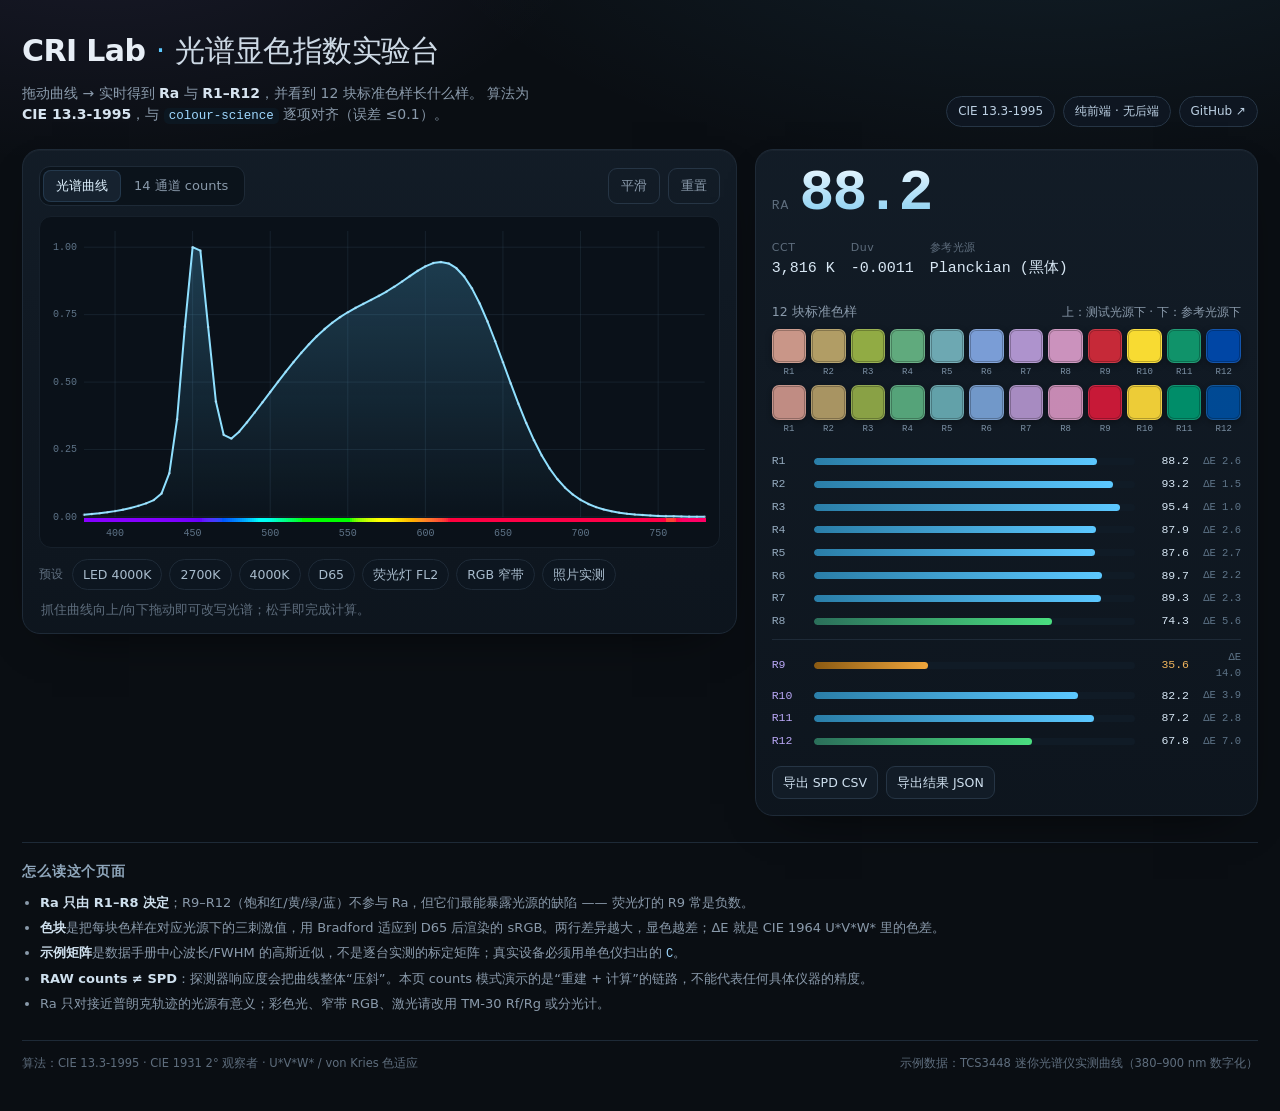
<file: index.html>
<!doctype html>
<html lang="zh-CN">
<head>
<meta charset="utf-8">
<meta name="viewport" content="width=device-width, initial-scale=1">
<title>CRI Lab · 光谱显色指数在线实验台</title>
<meta name="description" content="拖动光谱曲线或调整 14 通道计数，实时计算 CIE 13.3-1995 显色指数 Ra 与 R1–R12，并查看 12 块标准色样在测试/参考光源下的颜色。">
<link rel="icon" href="data:image/svg+xml,<svg xmlns='http://www.w3.org/2000/svg' viewBox='0 0 100 100'><text y='.9em' font-size='90'>🌈</text></svg>">
<link rel="stylesheet" href="style.css">
</head>
<body>
<div class="wrap">

  <header class="hero">
    <div class="hero-text">
      <h1>CRI Lab<span class="dot">·</span><span class="thin">光谱显色指数实验台</span></h1>
      <p class="sub">拖动曲线 → 实时得到 <b>Ra</b> 与 <b>R1–R12</b>，并看到 12 块标准色样长什么样。
        算法为 <b class="nw">CIE 13.3-1995</b>，与 <code>colour-science</code> 逐项对齐（误差 ≤0.1）。</p>
    </div>
    <div class="hero-badges">
      <span class="badge">CIE 13.3-1995</span>
      <span class="badge">纯前端 · 无后端</span>
      <a class="badge link" href="https://github.com/Dakai/cri-demo" target="_blank" rel="noopener">GitHub ↗</a>
    </div>
  </header>

  <main class="grid">

    <!-- ================= 左：编辑器 ================= -->
    <section class="card editor">
      <div class="card-head">
        <div class="tabs" role="tablist">
          <button class="tab active" data-mode="spd" role="tab">光谱曲线</button>
          <button class="tab" data-mode="counts" role="tab">14 通道 counts</button>
        </div>
        <div class="head-actions">
          <button id="btn-smooth" class="btn ghost" title="对当前曲线做 3 点平滑">平滑</button>
          <button id="btn-reset" class="btn ghost" title="恢复默认光谱">重置</button>
        </div>
      </div>

      <div class="chart-wrap">
        <canvas id="chart" aria-label="光谱曲线，可拖动编辑"></canvas>
        <div id="hover-tip" class="hover-tip"></div>
      </div>

      <div class="presets">
        <span class="presets-label">预设</span>
        <button class="chip" data-preset="led">LED 4000K</button>
        <button class="chip" data-preset="2700">2700K</button>
        <button class="chip" data-preset="4000">4000K</button>
        <button class="chip" data-preset="6500">D65</button>
        <button class="chip" data-preset="fl2">荧光灯 FL2</button>
        <button class="chip" data-preset="rgb">RGB 窄带</button>
        <button class="chip" data-preset="photo">照片实测</button>
      </div>

      <p class="hint" id="hint">抓住曲线向上/向下拖动即可改写光谱；松手即完成计算。</p>

      <div id="counts-panel" class="counts-panel" hidden>
        <div class="counts-head">
          <span>13 路光谱通道（示例矩阵：按数据手册峰值 / FWHM 生成的高斯模型）</span>
          <span class="pill" id="residual-pill">重建残差 —</span>
        </div>
        <div id="sliders" class="sliders"></div>
        <div class="counts-foot">
          <span class="muted">改变任一计数都会重新解 <code>min‖C·w − n‖² + λ‖D₂·Mᵀw‖², w ≥ 0</code></span>
          <button id="btn-to-spd" class="btn small">把重建结果送入曲线编辑器</button>
        </div>
      </div>
    </section>

    <!-- ================= 右：结果 ================= -->
    <section class="card results">
      <div class="ra-block">
        <div class="ra-main">
          <span class="ra-label">Ra</span>
          <span class="ra-value" id="ra">—</span>
        </div>
        <div class="ra-meta">
          <div><span class="k">CCT</span><span class="v" id="cct">—</span></div>
          <div><span class="k">Duv</span><span class="v" id="duv">—</span></div>
          <div><span class="k">参考光源</span><span class="v" id="refkind">—</span></div>
        </div>
      </div>
      <div id="duv-warn" class="warn" hidden>
        |Duv| &gt; 0.0054：已偏离普朗克轨迹，CIE 认为此时 Ra 不适用。
      </div>

      <div class="swatches">
        <div class="sw-head">
          <span>12 块标准色样</span>
          <span class="muted small">上：测试光源下 · 下：参考光源下</span>
        </div>
        <div class="sw-grid" id="sw-test"></div>
        <div class="sw-grid ref" id="sw-ref"></div>
      </div>

      <div class="rlist" id="rlist"></div>

      <div class="exports">
        <button class="btn small" id="btn-csv">导出 SPD CSV</button>
        <button class="btn small" id="btn-json">导出结果 JSON</button>
      </div>
    </section>
  </main>

  <section class="notes">
    <h2>怎么读这个页面</h2>
    <ul>
      <li><b>Ra 只由 R1–R8 决定</b>；R9–R12（饱和红/黄/绿/蓝）不参与 Ra，但它们最能暴露光源的缺陷 —— 荧光灯的 R9 常是负数。</li>
      <li><b>色块</b>是把每块色样在对应光源下的三刺激值，用 Bradford 适应到 D65 后渲染的 sRGB。两行差异越大，显色越差；ΔE 就是 CIE 1964 U*V*W* 里的色差。</li>
      <li><b>示例矩阵</b>是数据手册中心波长/FWHM 的高斯近似，不是逐台实测的标定矩阵；真实设备必须用单色仪扫出的 <code>C</code>。</li>
      <li><b>RAW counts ≠ SPD</b>：探测器响应度会把曲线整体“压斜”。本页 counts 模式演示的是“重建 + 计算”的链路，不能代表任何具体仪器的精度。</li>
      <li>Ra 只对接近普朗克轨迹的光源有意义；彩色光、窄带 RGB、激光请改用 TM-30 Rf/Rg 或分光计。</li>
    </ul>
  </section>

  <footer class="foot">
    <span>算法：CIE 13.3-1995 · CIE 1931 2° 观察者 · U*V*W* / von Kries 色适应</span>
    <span>示例数据：TCS3448 迷你光谱仪实测曲线（380–900 nm 数字化）</span>
  </footer>
</div>

<script src="data.js"></script>
<script src="cri.js"></script>
<script src="app.js"></script>
</body>
</html>
</file>
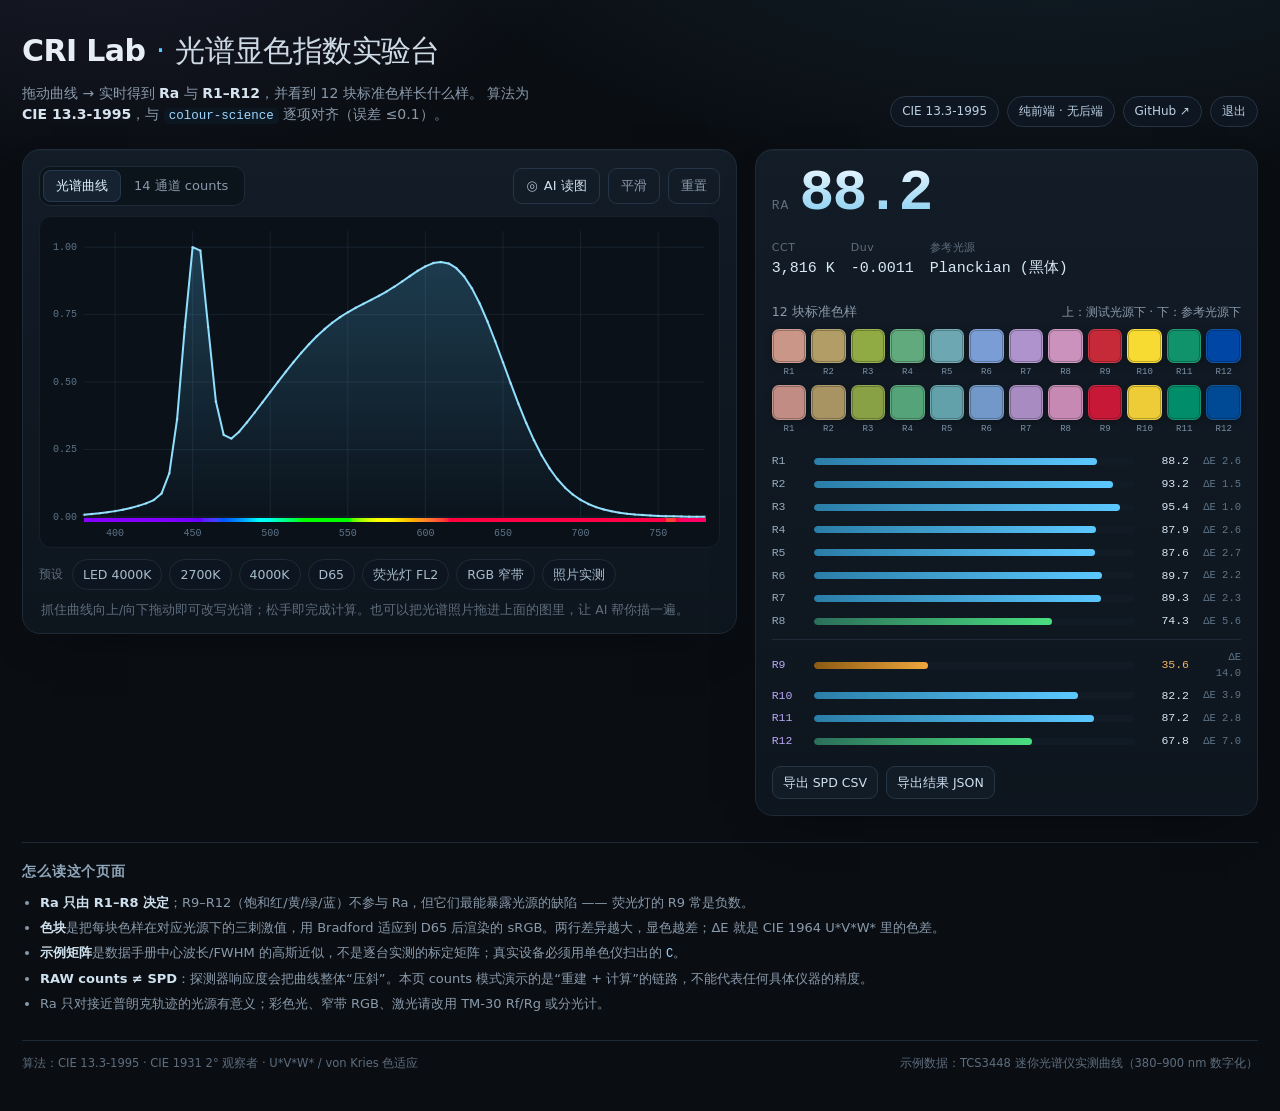
<file: public/index.html>
<!doctype html>
<html lang="zh-CN">
<head>
<meta charset="utf-8">
<meta name="viewport" content="width=device-width, initial-scale=1">
<title>CRI Lab · 光谱显色指数在线实验台</title>
<meta name="description" content="拖动光谱曲线或调整 14 通道计数，实时计算 CIE 13.3-1995 显色指数 Ra 与 R1–R12，并查看 12 块标准色样在测试/参考光源下的颜色。">
<link rel="icon" href="data:image/svg+xml,<svg xmlns='http://www.w3.org/2000/svg' viewBox='0 0 100 100'><text y='.9em' font-size='90'>🌈</text></svg>">
<link rel="stylesheet" href="style.css">
</head>
<body>
<div class="wrap">

  <header class="hero">
    <div class="hero-text">
      <h1>CRI Lab<span class="dot">·</span><span class="thin">光谱显色指数实验台</span></h1>
      <p class="sub">拖动曲线 → 实时得到 <b>Ra</b> 与 <b>R1–R12</b>，并看到 12 块标准色样长什么样。
        算法为 <b class="nw">CIE 13.3-1995</b>，与 <code>colour-science</code> 逐项对齐（误差 ≤0.1）。</p>
    </div>
    <div class="hero-badges">
      <span class="badge">CIE 13.3-1995</span>
      <span class="badge">纯前端 · 无后端</span>
      <a class="badge link" href="https://github.com/Dakai/cri-demo" target="_blank" rel="noopener">GitHub ↗</a>
      <a class="badge link" href="#" id="logout">退出</a>
    </div>
  </header>

  <main class="grid">

    <!-- ================= 左：编辑器 ================= -->
    <section class="card editor">
      <div class="card-head">
        <div class="tabs" role="tablist">
          <button class="tab active" data-mode="spd" role="tab">光谱曲线</button>
          <button class="tab" data-mode="counts" role="tab">14 通道 counts</button>
        </div>
        <div class="head-actions">
          <button id="btn-ocr" class="btn" title="上传一张光谱照片，交给 magpie 视觉模型解析成曲线">
            <span class="ocr-ico">◎</span> AI 读图
          </button>
          <input id="file" type="file" accept="image/png,image/jpeg,image/webp,image/gif,image/bmp" hidden>
          <button id="btn-smooth" class="btn ghost" title="对当前曲线做 3 点平滑">平滑</button>
          <button id="btn-reset" class="btn ghost" title="恢复默认光谱">重置</button>
        </div>
      </div>

      <div class="chart-wrap">
        <canvas id="chart" aria-label="光谱曲线，可拖动编辑"></canvas>
        <div id="hover-tip" class="hover-tip"></div>
      </div>

      <div class="presets">
        <span class="presets-label">预设</span>
        <button class="chip" data-preset="led">LED 4000K</button>
        <button class="chip" data-preset="2700">2700K</button>
        <button class="chip" data-preset="4000">4000K</button>
        <button class="chip" data-preset="6500">D65</button>
        <button class="chip" data-preset="fl2">荧光灯 FL2</button>
        <button class="chip" data-preset="rgb">RGB 窄带</button>
        <button class="chip" data-preset="photo">照片实测</button>
      </div>

      <p class="hint" id="hint">抓住曲线向上/向下拖动即可改写光谱；松手即完成计算。也可以把光谱照片拖进上面的图里，让 AI 帮你描一遍。</p>

      <div id="counts-panel" class="counts-panel" hidden>
        <div class="counts-head">
          <span>13 路光谱通道（示例矩阵：按数据手册峰值 / FWHM 生成的高斯模型）</span>
          <span class="pill" id="residual-pill">重建残差 —</span>
        </div>
        <div id="sliders" class="sliders"></div>
        <div class="counts-foot">
          <span class="muted">改变任一计数都会重新解 <code>min‖C·w − n‖² + λ‖D₂·Mᵀw‖², w ≥ 0</code></span>
          <button id="btn-to-spd" class="btn small">把重建结果送入曲线编辑器</button>
        </div>
      </div>
    </section>

    <!-- ================= 右：结果 ================= -->
    <section class="card results">
      <div class="ra-block">
        <div class="ra-main">
          <span class="ra-label">Ra</span>
          <span class="ra-value" id="ra">—</span>
        </div>
        <div class="ra-meta">
          <div><span class="k">CCT</span><span class="v" id="cct">—</span></div>
          <div><span class="k">Duv</span><span class="v" id="duv">—</span></div>
          <div><span class="k">参考光源</span><span class="v" id="refkind">—</span></div>
        </div>
      </div>
      <div id="duv-warn" class="warn" hidden>
        |Duv| &gt; 0.0054：已偏离普朗克轨迹，CIE 认为此时 Ra 不适用。
      </div>

      <div class="swatches">
        <div class="sw-head">
          <span>12 块标准色样</span>
          <span class="muted small">上：测试光源下 · 下：参考光源下</span>
        </div>
        <div class="sw-grid" id="sw-test"></div>
        <div class="sw-grid ref" id="sw-ref"></div>
      </div>

      <div class="rlist" id="rlist"></div>

      <div class="exports">
        <button class="btn small" id="btn-csv">导出 SPD CSV</button>
        <button class="btn small" id="btn-json">导出结果 JSON</button>
      </div>
    </section>
  </main>

  <section class="notes">
    <h2>怎么读这个页面</h2>
    <ul>
      <li><b>Ra 只由 R1–R8 决定</b>；R9–R12（饱和红/黄/绿/蓝）不参与 Ra，但它们最能暴露光源的缺陷 —— 荧光灯的 R9 常是负数。</li>
      <li><b>色块</b>是把每块色样在对应光源下的三刺激值，用 Bradford 适应到 D65 后渲染的 sRGB。两行差异越大，显色越差；ΔE 就是 CIE 1964 U*V*W* 里的色差。</li>
      <li><b>示例矩阵</b>是数据手册中心波长/FWHM 的高斯近似，不是逐台实测的标定矩阵；真实设备必须用单色仪扫出的 <code>C</code>。</li>
      <li><b>RAW counts ≠ SPD</b>：探测器响应度会把曲线整体“压斜”。本页 counts 模式演示的是“重建 + 计算”的链路，不能代表任何具体仪器的精度。</li>
      <li>Ra 只对接近普朗克轨迹的光源有意义；彩色光、窄带 RGB、激光请改用 TM-30 Rf/Rg 或分光计。</li>
    </ul>
  </section>

  <footer class="foot">
    <span>算法：CIE 13.3-1995 · CIE 1931 2° 观察者 · U*V*W* / von Kries 色适应</span>
    <span>示例数据：TCS3448 迷你光谱仪实测曲线（380–900 nm 数字化）</span>
  </footer>
</div>

<script src="data.js"></script>
<script src="cri.js"></script>
<script src="app.js"></script>
</body>
</html>
</file>
<file: style.css>
:root{
  --bg:#0a0e13;
  --bg2:#0d131a;
  --panel:#111923;
  --panel2:#0f1620;
  --line:#1e2a37;
  --line2:#263545;
  --text:#e7eef6;
  --muted:#8a9aab;
  --dim:#5e6d7d;
  --accent:#5cc8ff;
  --accent2:#a78bfa;
  --ok:#4ade80;
  --warn:#fbbf24;
  --bad:#f87171;
  --mono: ui-monospace, "SF Mono", "JetBrains Mono", Menlo, Consolas, monospace;
}

*{box-sizing:border-box}
html,body{margin:0;padding:0}
body{
  background:
    radial-gradient(1100px 520px at 82% -12%, rgba(92,200,255,.10), transparent 60%),
    radial-gradient(900px 460px at 8% -8%, rgba(167,139,250,.10), transparent 55%),
    var(--bg);
  color:var(--text);
  font:15px/1.55 ui-sans-serif, system-ui, -apple-system, "Segoe UI", "Noto Sans CJK SC", "PingFang SC", "Microsoft YaHei", sans-serif;
  -webkit-font-smoothing:antialiased;
}
.wrap{max-width:1280px;margin:0 auto;padding:28px 22px 40px}

/* ---------- hero ---------- */
.hero{display:flex;gap:24px;align-items:flex-end;justify-content:space-between;flex-wrap:wrap;margin-bottom:22px}
.hero h1{margin:0;font-size:30px;letter-spacing:-.02em;font-weight:700}
.hero h1 .dot{color:var(--accent);margin:0 .35em;font-weight:400}
.hero h1 .thin{font-weight:400;color:#cdd9e5}
.sub{margin:.5rem 0 0;max-width:64ch;color:var(--muted);font-size:14px}
.sub b{color:#d7e4f0;font-weight:600}
.sub code{font-family:var(--mono);font-size:12.5px;color:#9fd8ff;background:#0c1721;padding:1px 5px;border-radius:5px}
.hero-badges{display:flex;gap:8px;flex-wrap:wrap}
.badge{font-size:12px;color:#bcd0e3;border:1px solid var(--line2);background:#0e1621;border-radius:999px;padding:5px 11px;text-decoration:none;white-space:nowrap}
.badge.link:hover{border-color:var(--accent);color:#dff2ff}

/* ---------- layout ---------- */
.grid{display:grid;grid-template-columns:minmax(0,1.42fr) minmax(340px,1fr);gap:18px;align-items:start}
@media (max-width:1040px){.grid{grid-template-columns:1fr}}

.card{
  background:linear-gradient(180deg, rgba(19,28,39,.96), rgba(14,21,30,.96));
  border:1px solid var(--line);
  border-radius:18px;
  padding:16px 16px 14px;
  box-shadow:0 18px 50px -30px rgba(0,0,0,.9), inset 0 1px 0 rgba(255,255,255,.03);
}

/* ---------- editor ---------- */
.card-head{display:flex;justify-content:space-between;align-items:center;gap:10px;margin-bottom:10px;flex-wrap:wrap}
.tabs{display:inline-flex;background:#0b131b;border:1px solid var(--line);border-radius:11px;padding:3px}
.tab{appearance:none;border:0;background:transparent;color:var(--muted);font:inherit;font-size:13px;padding:6px 13px;border-radius:8px;cursor:pointer}
.tab.active{background:#16222f;color:#dff2ff;box-shadow:inset 0 0 0 1px #24394d}
.head-actions{display:flex;gap:8px}

.btn{appearance:none;border:1px solid var(--line2);background:#121c27;color:#cfe0ef;font:inherit;font-size:13px;padding:7px 12px;border-radius:9px;cursor:pointer;transition:.15s}
.btn:hover{border-color:#38536b;background:#16222f;color:#eaf6ff}
.btn.ghost{background:transparent;color:var(--muted)}
.btn.ghost:hover{color:#dff2ff}
.btn.small{font-size:12.5px;padding:6px 10px}

.chart-wrap{position:relative;border-radius:12px;overflow:hidden;background:#0a1119;border:1px solid #16202b}
canvas#chart{display:block;width:100%;height:330px;touch-action:none;cursor:crosshair}
.hover-tip{position:absolute;pointer-events:none;font-family:var(--mono);font-size:11.5px;color:#cfe6f8;
  background:rgba(8,14,20,.92);border:1px solid #2a3d50;border-radius:7px;padding:3px 7px;transform:translate(-50%,-135%);
  opacity:0;transition:opacity .12s;white-space:nowrap}
.hover-tip.on{opacity:1}

.presets{display:flex;gap:7px;align-items:center;flex-wrap:wrap;margin-top:11px}
.presets-label{font-size:12px;color:var(--dim);margin-right:2px}
.chip{appearance:none;border:1px solid var(--line);background:#0d1620;color:#a9bccd;font:inherit;font-size:12.5px;padding:5px 10px;border-radius:999px;cursor:pointer}
.chip:hover{border-color:#365069;color:#e2f2ff;background:#111d29}

.hint{margin:10px 2px 0;font-size:12.5px;color:var(--dim)}

/* ---------- counts ---------- */
.counts-panel{margin-top:12px;border-top:1px dashed var(--line);padding-top:12px}
.counts-head{display:flex;justify-content:space-between;gap:10px;align-items:center;font-size:12.5px;color:var(--muted);margin-bottom:10px;flex-wrap:wrap}
.pill{font-family:var(--mono);font-size:11.5px;border:1px solid #24405a;background:#0b1824;color:#9fd8ff;border-radius:999px;padding:3px 9px}
.pill.warn{border-color:#5a4622;background:#1d1708;color:var(--warn)}
.sliders{display:grid;grid-template-columns:1fr 1fr;gap:8px 18px}
@media (max-width:640px){.sliders{grid-template-columns:1fr}}
.slider{display:grid;grid-template-columns:38px 1fr 52px;align-items:center;gap:9px}
.slider label{font-family:var(--mono);font-size:12px;color:#9db3c6}
.slider output{font-family:var(--mono);font-size:11.5px;color:var(--dim);text-align:right}
input[type=range]{-webkit-appearance:none;appearance:none;width:100%;height:18px;background:transparent;cursor:pointer}
input[type=range]::-webkit-slider-runnable-track{height:4px;border-radius:3px;background:linear-gradient(90deg,#1d3b52,#2b5570)}
input[type=range]::-webkit-slider-thumb{-webkit-appearance:none;width:13px;height:13px;border-radius:50%;background:#8fe0ff;border:0;margin-top:-4.5px;box-shadow:0 0 0 3px rgba(92,200,255,.16)}
input[type=range]::-moz-range-track{height:4px;border-radius:3px;background:#2b5570}
input[type=range]::-moz-range-thumb{width:13px;height:13px;border:0;border-radius:50%;background:#8fe0ff}
.counts-foot{display:flex;justify-content:space-between;align-items:center;gap:12px;margin-top:11px;flex-wrap:wrap}
.muted{color:var(--muted)}
.small{font-size:12px}
.counts-foot code{font-family:var(--mono);font-size:11.5px;color:#8fb6d4}

/* ---------- results ---------- */
.results{padding-bottom:16px}
.ra-block{display:flex;gap:18px;align-items:flex-end;justify-content:space-between;flex-wrap:wrap}
.ra-main{display:flex;align-items:baseline;gap:10px}
.ra-label{font-family:var(--mono);font-size:13px;color:var(--dim);letter-spacing:.08em;text-transform:uppercase}
.ra-value{font-family:var(--mono);font-size:58px;line-height:.95;font-weight:600;letter-spacing:-.03em;
  background:linear-gradient(180deg,#eaf7ff,#7fcbf0);-webkit-background-clip:text;background-clip:text;color:transparent}
.ra-value.low{background:linear-gradient(180deg,#ffe6b0,#f0a63c);-webkit-background-clip:text;background-clip:text}
.ra-value.bad{background:linear-gradient(180deg,#ffd3d3,#e05c5c);-webkit-background-clip:text;background-clip:text}
.ra-meta{display:flex;gap:16px;flex-wrap:wrap;padding-bottom:6px}
.ra-meta .k{display:block;font-size:11px;color:var(--dim);letter-spacing:.05em}
.ra-meta .v{font-family:var(--mono);font-size:15px;color:#d9e8f5}

.warn{margin:12px 0 0;font-size:12.5px;color:#ffd08a;background:rgba(251,191,36,.08);border:1px solid rgba(251,191,36,.28);
  border-radius:9px;padding:7px 10px}

.swatches{margin-top:16px}
.sw-head{display:flex;justify-content:space-between;align-items:baseline;font-size:12.5px;color:var(--muted);margin-bottom:7px}
.sw-grid{display:grid;grid-template-columns:repeat(12,1fr);gap:5px}
.sw-grid.ref{margin-top:5px}
@media (max-width:1040px){.sw-grid{grid-template-columns:repeat(12,1fr)}}
.swcell{display:flex;flex-direction:column;gap:3px}
.sw{position:relative;aspect-ratio:1/1;border-radius:7px;border:1px solid rgba(255,255,255,.08);
  box-shadow:inset 0 0 0 1px rgba(0,0,0,.25), 0 2px 6px rgba(0,0,0,.35)}
.sw-grid.ref .sw{opacity:.94}
.swlbl{font-family:var(--mono);font-size:9px;color:#7d92a6;text-align:center;letter-spacing:.01em}

.rlist{margin-top:16px;display:grid;gap:5px}
.rrow{display:grid;grid-template-columns:34px 1fr 46px 44px;align-items:center;gap:8px;font-family:var(--mono);font-size:11.5px}
.rrow .lbl{color:#93a9bd}
.rrow .bar{position:relative;height:7px;border-radius:4px;background:#101b26;overflow:hidden}
.rrow .bar i{position:absolute;inset:0 auto 0 0;width:0;border-radius:4px;background:linear-gradient(90deg,#2a7ea8,#5cc8ff)}
.rrow .val{text-align:right;color:#d6e6f4}
.rrow .de{text-align:right;color:#5e7488;font-size:10.5px}
.rrow.sep{height:1px;background:var(--line);margin:4px 0}
.rrow.special .lbl{color:#b9a7f5}

.exports{display:flex;gap:8px;margin-top:16px}

/* ---------- notes ---------- */
.notes{margin-top:26px;border-top:1px solid var(--line);padding-top:18px}
.notes h2{font-size:14px;letter-spacing:.06em;text-transform:uppercase;color:#8fa6bb;font-weight:600;margin:0 0 10px}
.notes ul{margin:0;padding-left:18px;color:var(--muted);font-size:13px}
.notes li{margin:5px 0}
.notes b{color:#cfe0ee;font-weight:600}
.notes code{font-family:var(--mono);font-size:12px;color:#9fd8ff}
.foot{display:flex;justify-content:space-between;gap:16px;flex-wrap:wrap;margin-top:26px;padding-top:14px;border-top:1px solid var(--line);color:var(--dim);font-size:11.5px}

.nw{white-space:nowrap}

@media (max-width:560px){
  .sw-grid{grid-template-columns:repeat(6,1fr);row-gap:9px}
  .swlbl{font-size:8.5px}
  .hero h1{font-size:24px}
  canvas#chart{height:260px}
}
</file>
<file: public/style.css>
:root{
  --bg:#0a0e13;
  --bg2:#0d131a;
  --panel:#111923;
  --panel2:#0f1620;
  --line:#1e2a37;
  --line2:#263545;
  --text:#e7eef6;
  --muted:#8a9aab;
  --dim:#5e6d7d;
  --accent:#5cc8ff;
  --accent2:#a78bfa;
  --ok:#4ade80;
  --warn:#fbbf24;
  --bad:#f87171;
  --mono: ui-monospace, "SF Mono", "JetBrains Mono", Menlo, Consolas, monospace;
}

*{box-sizing:border-box}
html,body{margin:0;padding:0}
body{
  background:
    radial-gradient(1100px 520px at 82% -12%, rgba(92,200,255,.10), transparent 60%),
    radial-gradient(900px 460px at 8% -8%, rgba(167,139,250,.10), transparent 55%),
    var(--bg);
  color:var(--text);
  font:15px/1.55 ui-sans-serif, system-ui, -apple-system, "Segoe UI", "Noto Sans CJK SC", "PingFang SC", "Microsoft YaHei", sans-serif;
  -webkit-font-smoothing:antialiased;
}
.wrap{max-width:1280px;margin:0 auto;padding:28px 22px 40px}

/* ---------- hero ---------- */
.hero{display:flex;gap:24px;align-items:flex-end;justify-content:space-between;flex-wrap:wrap;margin-bottom:22px}
.hero h1{margin:0;font-size:30px;letter-spacing:-.02em;font-weight:700}
.hero h1 .dot{color:var(--accent);margin:0 .35em;font-weight:400}
.hero h1 .thin{font-weight:400;color:#cdd9e5}
.sub{margin:.5rem 0 0;max-width:64ch;color:var(--muted);font-size:14px}
.sub b{color:#d7e4f0;font-weight:600}
.sub code{font-family:var(--mono);font-size:12.5px;color:#9fd8ff;background:#0c1721;padding:1px 5px;border-radius:5px}
.hero-badges{display:flex;gap:8px;flex-wrap:wrap}
.badge{font-size:12px;color:#bcd0e3;border:1px solid var(--line2);background:#0e1621;border-radius:999px;padding:5px 11px;text-decoration:none;white-space:nowrap}
.badge.link:hover{border-color:var(--accent);color:#dff2ff}

/* ---------- layout ---------- */
.grid{display:grid;grid-template-columns:minmax(0,1.42fr) minmax(340px,1fr);gap:18px;align-items:start}
@media (max-width:1040px){.grid{grid-template-columns:1fr}}

.card{
  background:linear-gradient(180deg, rgba(19,28,39,.96), rgba(14,21,30,.96));
  border:1px solid var(--line);
  border-radius:18px;
  padding:16px 16px 14px;
  box-shadow:0 18px 50px -30px rgba(0,0,0,.9), inset 0 1px 0 rgba(255,255,255,.03);
}

/* ---------- editor ---------- */
.card-head{display:flex;justify-content:space-between;align-items:center;gap:10px;margin-bottom:10px;flex-wrap:wrap}
.tabs{display:inline-flex;background:#0b131b;border:1px solid var(--line);border-radius:11px;padding:3px}
.tab{appearance:none;border:0;background:transparent;color:var(--muted);font:inherit;font-size:13px;padding:6px 13px;border-radius:8px;cursor:pointer}
.tab.active{background:#16222f;color:#dff2ff;box-shadow:inset 0 0 0 1px #24394d}
.head-actions{display:flex;gap:8px}

.btn{appearance:none;border:1px solid var(--line2);background:#121c27;color:#cfe0ef;font:inherit;font-size:13px;padding:7px 12px;border-radius:9px;cursor:pointer;transition:.15s}
.btn:hover{border-color:#38536b;background:#16222f;color:#eaf6ff}
.btn.ghost{background:transparent;color:var(--muted)}
.btn.ghost:hover{color:#dff2ff}
.btn.small{font-size:12.5px;padding:6px 10px}

.chart-wrap{position:relative;border-radius:12px;overflow:hidden;background:#0a1119;border:1px solid #16202b}
canvas#chart{display:block;width:100%;height:330px;touch-action:none;cursor:crosshair}
.hover-tip{position:absolute;pointer-events:none;font-family:var(--mono);font-size:11.5px;color:#cfe6f8;
  background:rgba(8,14,20,.92);border:1px solid #2a3d50;border-radius:7px;padding:3px 7px;transform:translate(-50%,-135%);
  opacity:0;transition:opacity .12s;white-space:nowrap}
.hover-tip.on{opacity:1}

.presets{display:flex;gap:7px;align-items:center;flex-wrap:wrap;margin-top:11px}
.presets-label{font-size:12px;color:var(--dim);margin-right:2px}
.chip{appearance:none;border:1px solid var(--line);background:#0d1620;color:#a9bccd;font:inherit;font-size:12.5px;padding:5px 10px;border-radius:999px;cursor:pointer}
.chip:hover{border-color:#365069;color:#e2f2ff;background:#111d29}

.hint{margin:10px 2px 0;font-size:12.5px;color:var(--dim)}

/* ---------- counts ---------- */
.counts-panel{margin-top:12px;border-top:1px dashed var(--line);padding-top:12px}
.counts-head{display:flex;justify-content:space-between;gap:10px;align-items:center;font-size:12.5px;color:var(--muted);margin-bottom:10px;flex-wrap:wrap}
.pill{font-family:var(--mono);font-size:11.5px;border:1px solid #24405a;background:#0b1824;color:#9fd8ff;border-radius:999px;padding:3px 9px}
.pill.warn{border-color:#5a4622;background:#1d1708;color:var(--warn)}
.sliders{display:grid;grid-template-columns:1fr 1fr;gap:8px 18px}
@media (max-width:640px){.sliders{grid-template-columns:1fr}}
.slider{display:grid;grid-template-columns:38px 1fr 52px;align-items:center;gap:9px}
.slider label{font-family:var(--mono);font-size:12px;color:#9db3c6}
.slider output{font-family:var(--mono);font-size:11.5px;color:var(--dim);text-align:right}
input[type=range]{-webkit-appearance:none;appearance:none;width:100%;height:18px;background:transparent;cursor:pointer}
input[type=range]::-webkit-slider-runnable-track{height:4px;border-radius:3px;background:linear-gradient(90deg,#1d3b52,#2b5570)}
input[type=range]::-webkit-slider-thumb{-webkit-appearance:none;width:13px;height:13px;border-radius:50%;background:#8fe0ff;border:0;margin-top:-4.5px;box-shadow:0 0 0 3px rgba(92,200,255,.16)}
input[type=range]::-moz-range-track{height:4px;border-radius:3px;background:#2b5570}
input[type=range]::-moz-range-thumb{width:13px;height:13px;border:0;border-radius:50%;background:#8fe0ff}
.counts-foot{display:flex;justify-content:space-between;align-items:center;gap:12px;margin-top:11px;flex-wrap:wrap}
.muted{color:var(--muted)}
.small{font-size:12px}
.counts-foot code{font-family:var(--mono);font-size:11.5px;color:#8fb6d4}

/* ---------- results ---------- */
.results{padding-bottom:16px}
.ra-block{display:flex;gap:18px;align-items:flex-end;justify-content:space-between;flex-wrap:wrap}
.ra-main{display:flex;align-items:baseline;gap:10px}
.ra-label{font-family:var(--mono);font-size:13px;color:var(--dim);letter-spacing:.08em;text-transform:uppercase}
.ra-value{font-family:var(--mono);font-size:58px;line-height:.95;font-weight:600;letter-spacing:-.03em;
  background:linear-gradient(180deg,#eaf7ff,#7fcbf0);-webkit-background-clip:text;background-clip:text;color:transparent}
.ra-value.low{background:linear-gradient(180deg,#ffe6b0,#f0a63c);-webkit-background-clip:text;background-clip:text}
.ra-value.bad{background:linear-gradient(180deg,#ffd3d3,#e05c5c);-webkit-background-clip:text;background-clip:text}
.ra-meta{display:flex;gap:16px;flex-wrap:wrap;padding-bottom:6px}
.ra-meta .k{display:block;font-size:11px;color:var(--dim);letter-spacing:.05em}
.ra-meta .v{font-family:var(--mono);font-size:15px;color:#d9e8f5}

.warn{margin:12px 0 0;font-size:12.5px;color:#ffd08a;background:rgba(251,191,36,.08);border:1px solid rgba(251,191,36,.28);
  border-radius:9px;padding:7px 10px}

.swatches{margin-top:16px}
.sw-head{display:flex;justify-content:space-between;align-items:baseline;font-size:12.5px;color:var(--muted);margin-bottom:7px}
.sw-grid{display:grid;grid-template-columns:repeat(12,1fr);gap:5px}
.sw-grid.ref{margin-top:5px}
@media (max-width:1040px){.sw-grid{grid-template-columns:repeat(12,1fr)}}
.swcell{display:flex;flex-direction:column;gap:3px}
.sw{position:relative;aspect-ratio:1/1;border-radius:7px;border:1px solid rgba(255,255,255,.08);
  box-shadow:inset 0 0 0 1px rgba(0,0,0,.25), 0 2px 6px rgba(0,0,0,.35)}
.sw-grid.ref .sw{opacity:.94}
.swlbl{font-family:var(--mono);font-size:9px;color:#7d92a6;text-align:center;letter-spacing:.01em}

.rlist{margin-top:16px;display:grid;gap:5px}
.rrow{display:grid;grid-template-columns:34px 1fr 46px 44px;align-items:center;gap:8px;font-family:var(--mono);font-size:11.5px}
.rrow .lbl{color:#93a9bd}
.rrow .bar{position:relative;height:7px;border-radius:4px;background:#101b26;overflow:hidden}
.rrow .bar i{position:absolute;inset:0 auto 0 0;width:0;border-radius:4px;background:linear-gradient(90deg,#2a7ea8,#5cc8ff)}
.rrow .val{text-align:right;color:#d6e6f4}
.rrow .de{text-align:right;color:#5e7488;font-size:10.5px}
.rrow.sep{height:1px;background:var(--line);margin:4px 0}
.rrow.special .lbl{color:#b9a7f5}

.exports{display:flex;gap:8px;margin-top:16px}

/* ---------- notes ---------- */
.notes{margin-top:26px;border-top:1px solid var(--line);padding-top:18px}
.notes h2{font-size:14px;letter-spacing:.06em;text-transform:uppercase;color:#8fa6bb;font-weight:600;margin:0 0 10px}
.notes ul{margin:0;padding-left:18px;color:var(--muted);font-size:13px}
.notes li{margin:5px 0}
.notes b{color:#cfe0ee;font-weight:600}
.notes code{font-family:var(--mono);font-size:12px;color:#9fd8ff}
.foot{display:flex;justify-content:space-between;gap:16px;flex-wrap:wrap;margin-top:26px;padding-top:14px;border-top:1px solid var(--line);color:var(--dim);font-size:11.5px}

.nw{white-space:nowrap}

@media (max-width:560px){
  .sw-grid{grid-template-columns:repeat(6,1fr);row-gap:9px}
  .swlbl{font-size:8.5px}
  .hero h1{font-size:24px}
  canvas#chart{height:260px}
}

/* ---------- login ---------- */
.login-body{display:flex;align-items:center;justify-content:center;min-height:100vh;padding:24px}
.login-card{width:100%;max-width:340px;display:flex;flex-direction:column;gap:12px;
  background:linear-gradient(180deg,rgba(19,28,39,.96),rgba(14,21,30,.96));border:1px solid var(--line);
  border-radius:20px;padding:28px 24px 22px;box-shadow:0 24px 60px -30px #000;text-align:center}
.login-logo{font-size:30px;line-height:1}
.login-card h1{margin:0;font-size:22px;letter-spacing:-.01em}
.login-sub{margin:0 0 6px;color:var(--muted);font-size:12.5px}
.login-card input{width:100%;padding:11px 13px;border-radius:10px;border:1px solid var(--line2);background:#0b131b;color:var(--text);
  font:inherit;font-size:15px;letter-spacing:.16em;text-align:center;outline:none}
.login-card input:focus{border-color:var(--accent);box-shadow:0 0 0 3px rgba(92,200,255,.12)}
.login-card button{padding:11px 13px;border-radius:10px;border:1px solid #2b6f9c;cursor:pointer;
  background:linear-gradient(180deg,#1d6d97,#155477);color:#eaf8ff;font:inherit;font-weight:600}
.login-card button:disabled{opacity:.6;cursor:default}
.login-err{margin:2px 0 0;font-size:12.5px;color:#f08a8a}

/* ---------- ocr ---------- */
.ocr-ico{opacity:.8;margin-right:2px}
.chart-wrap.dragover{outline:2px dashed var(--accent);outline-offset:-6px;background:#0d1a24}
.hint.busy{color:#9fd8ff}
.hint.busy::after{content:"";display:inline-block;width:8px;height:8px;margin-left:7px;border-radius:50%;
  background:var(--accent);animation:pulse 1s infinite}
.hint.bad{color:#f0a0a0}
.hint.good{color:#8fe0b0}
@keyframes pulse{0%,100%{opacity:.25;transform:scale(.8)}50%{opacity:1;transform:scale(1.15)}}
</file>
